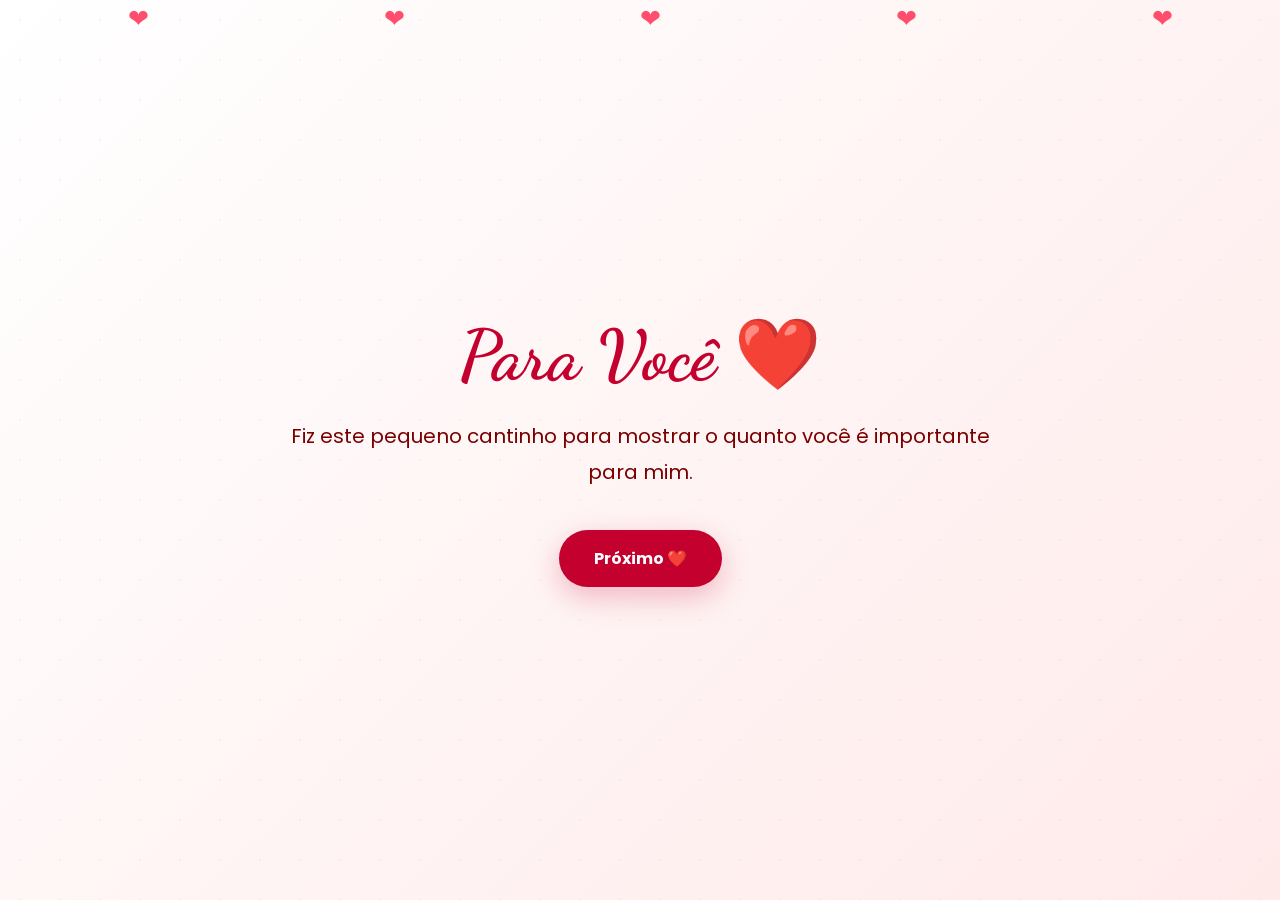
<file: index.html>
<!DOCTYPE html>
<html lang="pt-BR">
<head>
    <meta charset="UTF-8">
    <meta name="viewport" content="width=device-width, initial-scale=1.0">
    <title>Para o Meu Amor ❤️</title>

    <link rel="stylesheet" href="style.css">

    <link href="https://fonts.googleapis.com/css2?family=Poppins:wght@300;500;700&family=Dancing+Script:wght@700&display=swap" rel="stylesheet">
</head>
<body>

<div class="background"></div>

<header>

    <h1>Para Você ❤️</h1>

    <p>
        Fiz este pequeno cantinho para mostrar o quanto você é importante para mim.
    </p>

    <a href="momentos.html" class="botao">
        Próximo ❤️
    </a>

</header>

<div class="hearts">
    <span>❤</span>
    <span>❤</span>
    <span>❤</span>
    <span>❤</span>
    <span>❤</span>
</div>

</body>
</html>
</file>
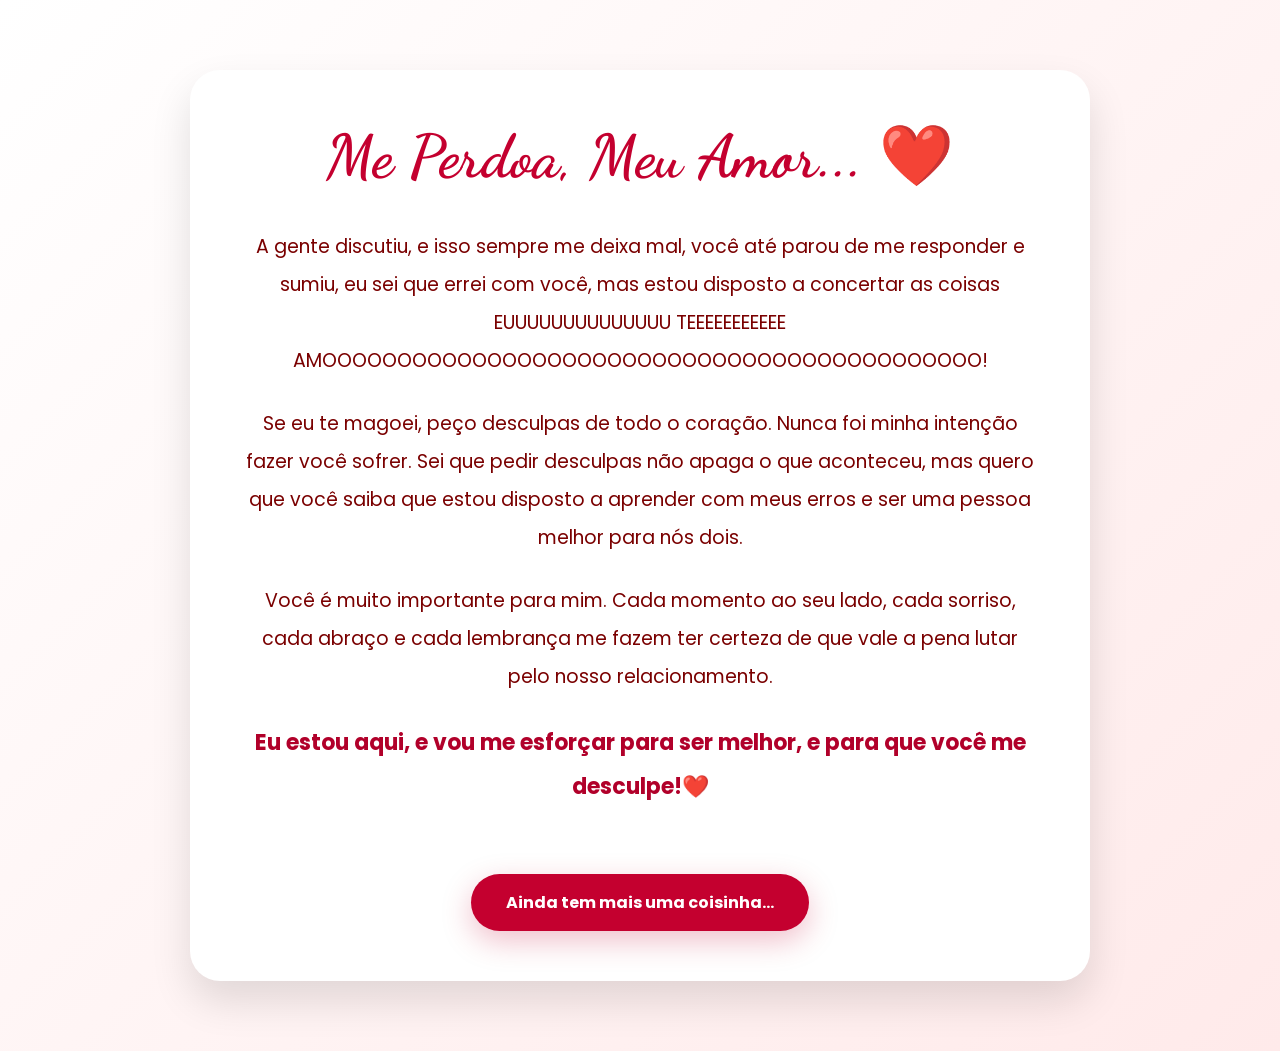
<file: desculpas.html>
<!DOCTYPE html>
<html lang="pt-BR">
<head>
    <meta charset="UTF-8">
    <meta name="viewport" content="width=device-width, initial-scale=1.0">
    <title>Me Perdoa ❤️</title>
    <link rel="stylesheet" href="style.css">
</head>
<body>

<section class="desculpas">

    <h1>Me Perdoa, Meu Amor... ❤️</h1>

    <p class="texto">
        A gente discutiu, e isso sempre me deixa mal, você até parou de me responder
        e sumiu, eu sei que errei com você, mas estou disposto a concertar as coisas
        EUUUUUUUUUUUUUU TEEEEEEEEEEE AMOOOOOOOOOOOOOOOOOOOOOOOOOOOOOOOOOOOOOOOOOOOO!
    </p>

    <p class="texto">
        Se eu te magoei, peço desculpas de todo o coração. Nunca foi minha intenção
        fazer você sofrer. Sei que pedir desculpas não apaga o que aconteceu, mas
        quero que você saiba que estou disposto a aprender com meus erros e ser
        uma pessoa melhor para nós dois.
    </p>

    <p class="texto">
        Você é muito importante para mim. Cada momento ao seu lado, cada sorriso,
        cada abraço e cada lembrança me fazem ter certeza de que vale a pena lutar
        pelo nosso relacionamento.
    </p>

    <p class="texto destaque">
        Eu estou aqui, e vou me esforçar para ser melhor, e para que você me desculpe!❤️
    </p>

    <a href="final.html" class="botao">
        Ainda tem mais uma coisinha...
    </a>

</section>

</body>
</html>
</file>
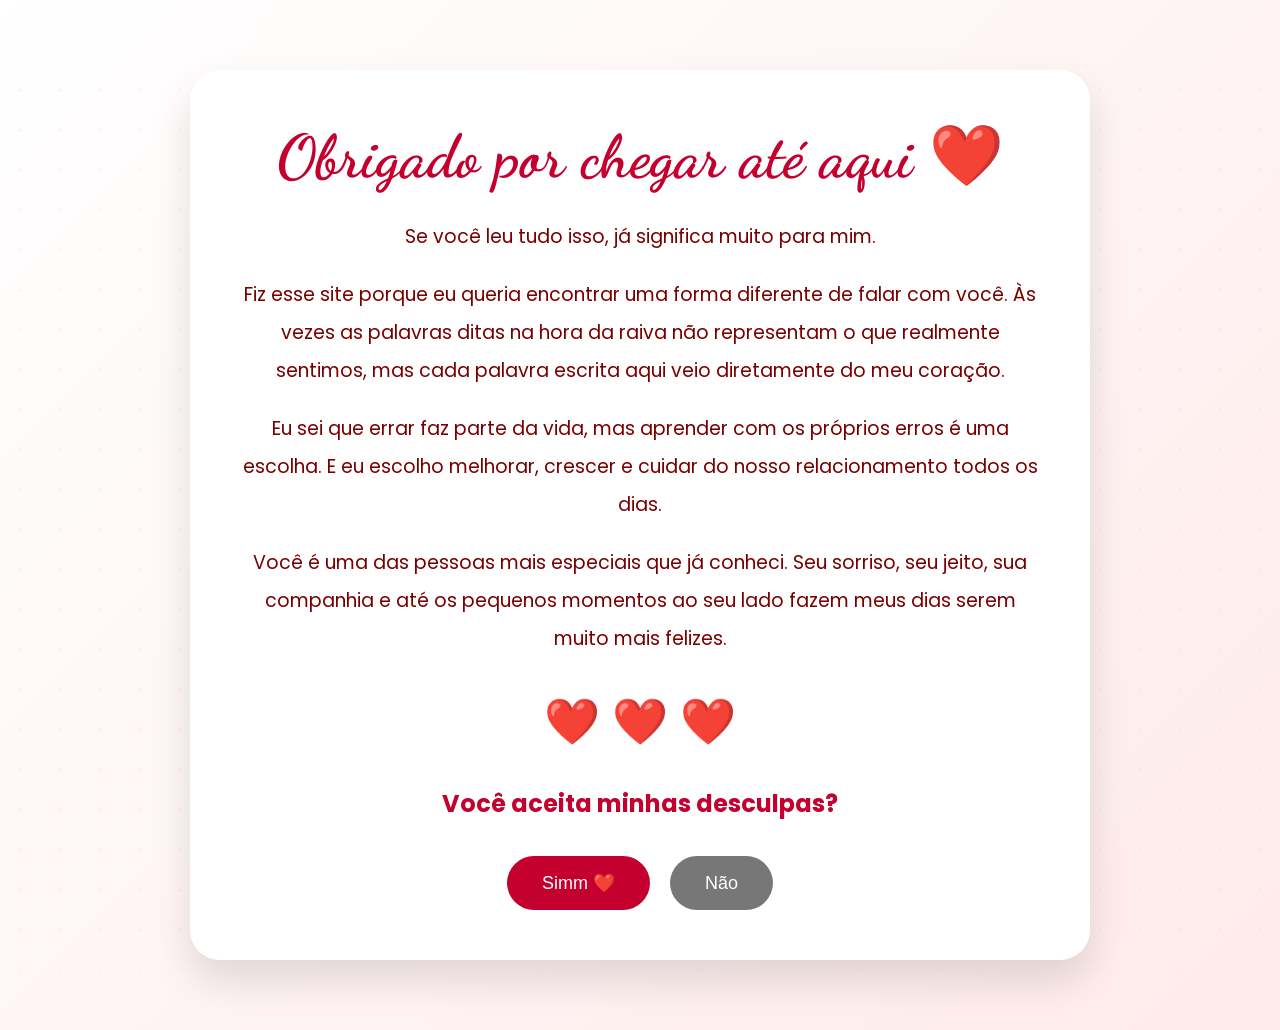
<file: final.html>
<!DOCTYPE html>
<html lang="pt-BR">
<head>
    <meta charset="UTF-8">
    <meta name="viewport" content="width=device-width, initial-scale=1.0">
    <title>O Final... Ou Um Novo Começo ❤️</title>

    <link rel="stylesheet" href="style.css">
</head>
<body>

<div class="background"></div>

<section class="final">

    <h1>Obrigado por chegar até aqui ❤️</h1>

    <p>
        Se você leu tudo isso, já significa muito para mim.
    </p>

    <p>
        Fiz esse site porque eu queria encontrar uma forma diferente de falar com você.
        Às vezes as palavras ditas na hora da raiva não representam o que realmente
        sentimos, mas cada palavra escrita aqui veio diretamente do meu coração.
    </p>

    <p>
        Eu sei que errar faz parte da vida, mas aprender com os próprios erros é uma
        escolha. E eu escolho melhorar, crescer e cuidar do nosso relacionamento todos
        os dias.
    </p>

    <p>
        Você é uma das pessoas mais especiais que já conheci.
        Seu sorriso, seu jeito, sua companhia e até os pequenos momentos ao seu lado
        fazem meus dias serem muito mais felizes.
    </p>

    <p class="frase">
       
    </p>

    <div class="cora">❤️ ❤️ ❤️</div>

    <h2>Você aceita minhas desculpas?</h2>

    <div class="botoes-final">

        <button class="sim" onclick="mostrarMensagem()">
            Simm ❤️
        </button>

        <button class="nao" onclick="alert('Tudo bem. Eu vou respeitar o seu tempo e continuar torcendo para que possamos conversar quando você se sentir pronta. ❤️')">
            Não
        </button>

    </div>

    <div id="mensagemFinal" class="mensagem-final">

        <h2>Obrigado, meu amor! ❤️</h2>

        <p>
            Você não faz ideia da felicidade que isso me traz.
            Prometo continuar aprendendo com meus erros e fazer o possível para te ver feliz.
        </p>

        <p>
            Eu te amo mais do que consigo colocar em palavras.
        </p>

        <div class="coracoes">
            ❤️ ❤️ ❤️ ❤️ ❤️ ❤️ ❤️ ❤️
        </div>

    </div>

</section>

<script>

function mostrarMensagem(){

document.getElementById("mensagemFinal").style.display="block";

window.scrollTo({
top:document.body.scrollHeight,
behavior:"smooth"
});

}

</script>

</body>
</html>
</file>
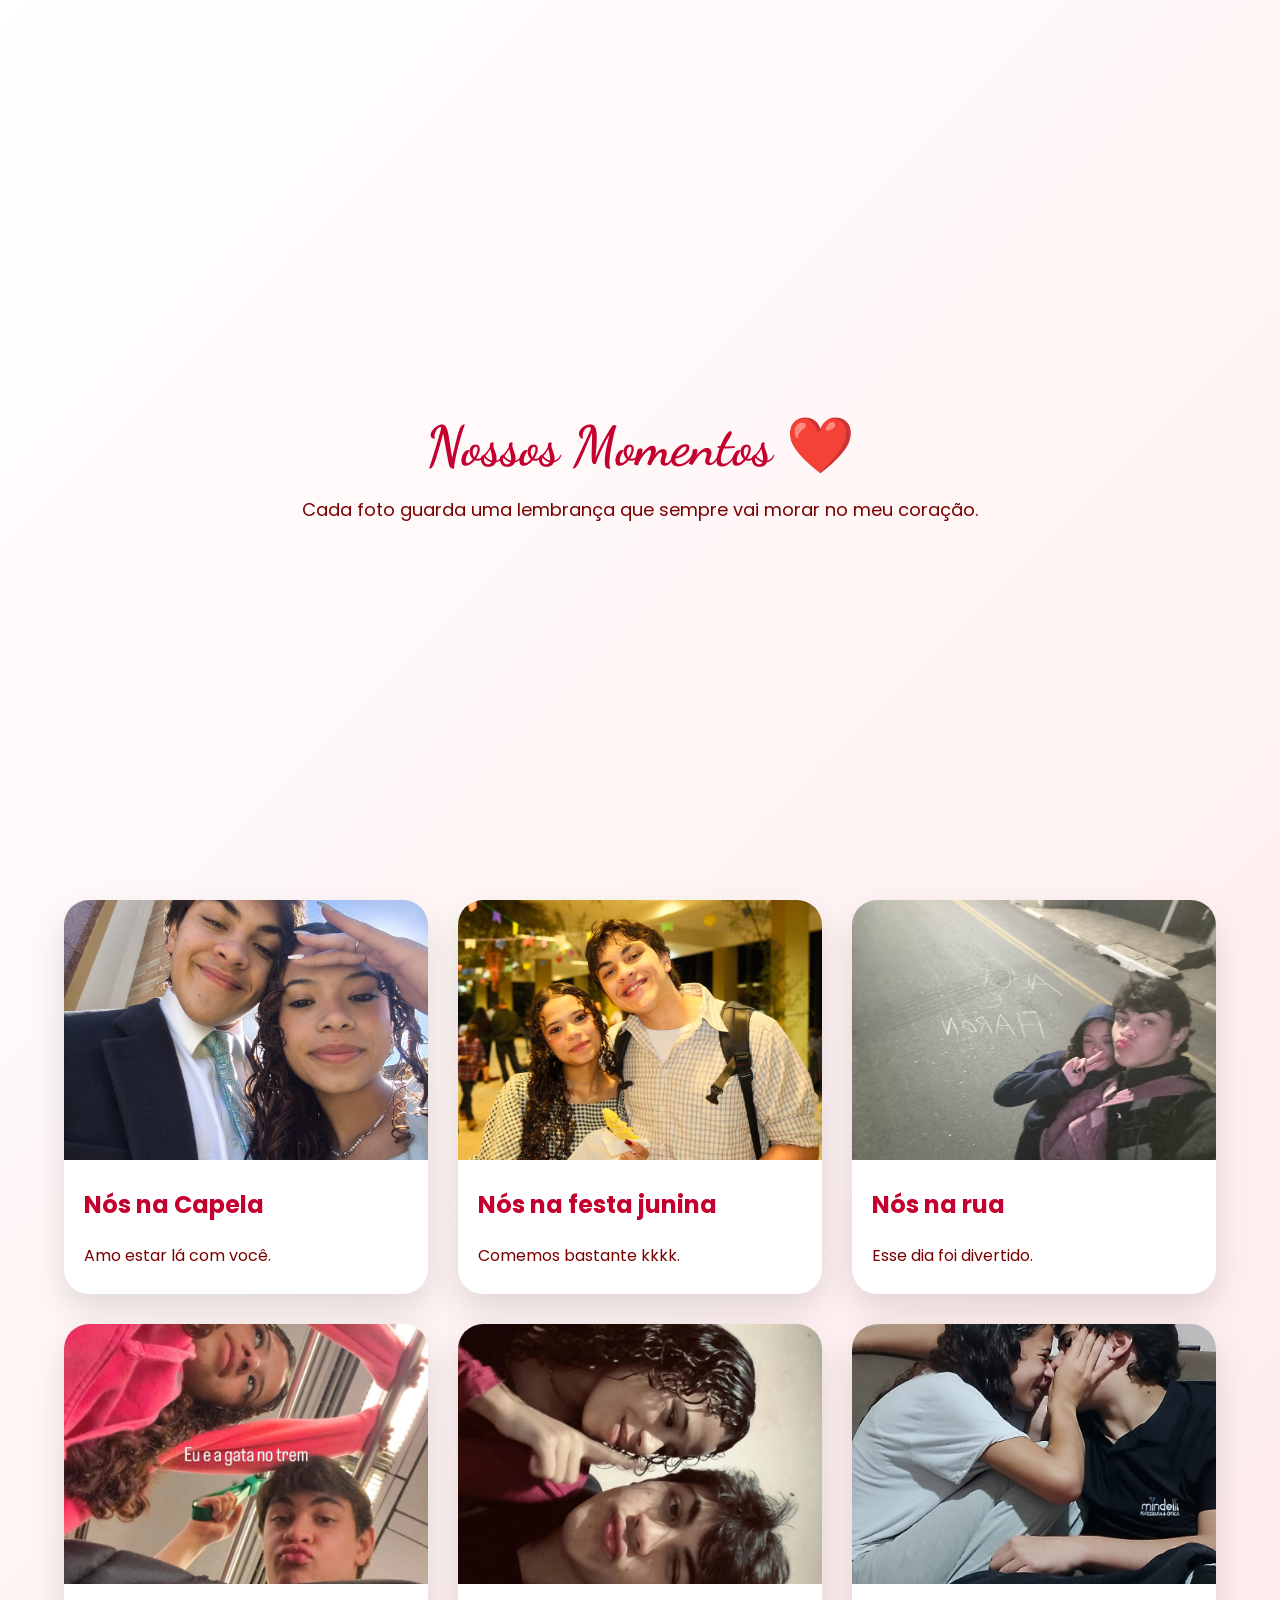
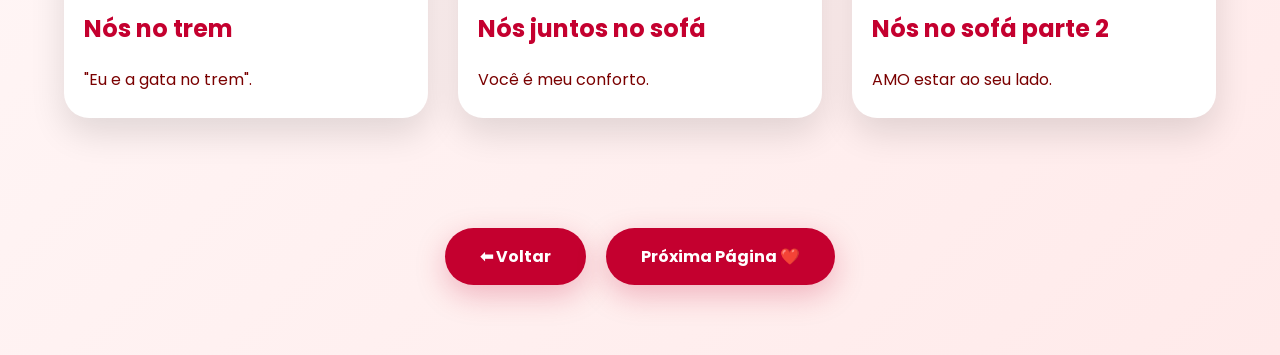
<file: momentos.html>
<!DOCTYPE html>
<html lang="pt-BR">
<head>
    <meta charset="UTF-8">
    <meta name="viewport" content="width=device-width, initial-scale=1.0">
    <title>Nossos Momentos ❤️</title>
    <link rel="stylesheet" href="style.css">
</head>
<body>

<header class="topo">
    <h1>Nossos Momentos ❤️</h1>
    <p>Cada foto guarda uma lembrança que sempre vai morar no meu coração.</p>
</header>

<section class="momentos">

    <div class="card">
        <img src="img/foto1.jpeg" alt="Momento 1">
        <h2>Nós na Capela</h2>
        <p>Amo estar lá com você.</p>
    </div>

    <div class="card">
        <img src="img/foto2.jpeg" alt="Momento 2">
        <h2>Nós na festa junina</h2>
        <p>Comemos bastante kkkk.</p>
    </div>

    <div class="card">
        <img src="img/foto3.jpeg" alt="Momento 3">
        <h2>Nós na rua</h2>
        <p>Esse dia foi divertido.</p>
    </div>

    <div class="card">
        <img src="img/foto4.jpeg" alt="Momento 4">
        <h2>Nós no trem</h2>
        <p>"Eu e a gata no trem".</p>
    </div>

    <div class="card">
        <img src="img/foto5.jpeg" alt="Momento 4">
        <h2>Nós juntos no sofá</h2>
        <p>Você é meu conforto.</p>
    </div>

    <div class="card">
        <img src="img/foto6.jpeg" alt="Momento 4">
        <h2>Nós no sofá parte 2</h2>
        <p>AMO estar ao seu lado.</p>
    </div>

</section>

<div class="botoes">
    <a href="index.html" class="botao">⬅ Voltar</a>
    <a href="desculpas.html" class="botao">Próxima Página ❤️</a>
</div>

</body>
</html>
</file>
<file: style.css>
/* ==========================
   IMPORTAÇÃO DA FONTE
========================== */

@import url('https://fonts.googleapis.com/css2?family=Poppins:wght@300;400;600;700&family=Dancing+Script:wght@700&display=swap');

/* ==========================
   CONFIGURAÇÕES GERAIS
========================== */

*{
    margin:0;
    padding:0;
    box-sizing:border-box;
}

body{
    font-family:'Poppins',sans-serif;
    background:linear-gradient(135deg,#fff,#ffeaea);
    color:#7a0000;
    overflow-x:hidden;
}

/* ==========================
   FUNDO DECORATIVO
========================== */

.background{
    position:fixed;
    width:100%;
    height:100%;
    background:
    radial-gradient(circle,#ffbcbc 1px,transparent 1px);
    background-size:40px 40px;
    opacity:.25;
    z-index:-1;
}

/* ==========================
   PÁGINA INICIAL
========================== */

header{
    min-height:100vh;
    display:flex;
    flex-direction:column;
    justify-content:center;
    align-items:center;
    text-align:center;
    padding:30px;
}

header h1{
    font-size:70px;
    color:#c4002f;
    font-family:'Dancing Script',cursive;
}

header p{
    margin-top:20px;
    max-width:700px;
    font-size:20px;
    line-height:1.8;
}

.botao{
    margin-top:40px;
    display:inline-block;
    text-decoration:none;
    background:#c4002f;
    color:white;
    padding:16px 35px;
    border-radius:40px;
    font-weight:bold;
    transition:.4s;
    box-shadow:0 10px 30px rgba(196,0,47,.25);
}

.botao:hover{
    background:#ff2b62;
    transform:translateY(-5px);
}

/* ==========================
   CORAÇÕES
========================== */

.hearts{
    position:fixed;
    inset:0;
    pointer-events:none;
}

.hearts span{
    position:absolute;
    color:#ff4d6d;
    font-size:25px;
    animation:subir 8s linear infinite;
}

.hearts span:nth-child(1){left:10%;animation-delay:0s;}
.hearts span:nth-child(2){left:30%;animation-delay:2s;}
.hearts span:nth-child(3){left:50%;animation-delay:4s;}
.hearts span:nth-child(4){left:70%;animation-delay:1s;}
.hearts span:nth-child(5){left:90%;animation-delay:3s;}

@keyframes subir{

0%{
transform:translateY(100vh);
opacity:0;
}

20%{
opacity:1;
}

100%{
transform:translateY(-120px);
opacity:0;
}

}

/* ==========================
   TOPO DAS PÁGINAS
========================== */

.topo{
    padding:70px 20px 30px;
    text-align:center;
}

.topo h1{
    font-size:55px;
    color:#c4002f;
    font-family:'Dancing Script',cursive;
}

.topo p{
    margin-top:15px;
    font-size:18px;
}

/* ==========================
   MOMENTOS
========================== */

.momentos{
    width:90%;
    max-width:1200px;
    margin:auto;
    display:grid;
    grid-template-columns:repeat(auto-fit,minmax(280px,1fr));
    gap:30px;
    padding-bottom:70px;
}

.card{
    background:white;
    border-radius:25px;
    overflow:hidden;
    box-shadow:0 15px 35px rgba(0,0,0,.12);
    transition:.4s;
}

.card:hover{
    transform:translateY(-10px);
}

.card img{
    width:100%;
    height:260px;
    object-fit:cover;
    transition:.5s;
}

.card:hover img{
    transform:scale(1.08);
}

.card h2{
    margin:20px;
    color:#c4002f;
}

.card p{
    margin:0 20px 25px;
    line-height:1.7;
}

.botoes{
    display:flex;
    justify-content:center;
    gap:20px;
    margin-bottom:70px;
    flex-wrap:wrap;
}

/* ==========================
   DESCULPAS
========================== */

.desculpas{
    width:90%;
    max-width:900px;
    margin:70px auto;
    background:white;
    padding:50px;
    border-radius:30px;
    box-shadow:0 20px 40px rgba(0,0,0,.12);
    text-align:center;
}

.desculpas h1{
    color:#c4002f;
    font-size:60px;
    font-family:'Dancing Script',cursive;
    margin-bottom:35px;
}

.texto{
    font-size:19px;
    line-height:2;
    margin-bottom:25px;
}

.destaque{
    color:#b1002a;
    font-weight:bold;
    font-size:22px;
}

/* ==========================
   RESPONSIVO
========================== */

@media(max-width:768px){

header h1{
font-size:48px;
}

.topo h1{
font-size:42px;
}

.desculpas{
padding:30px;
}

.desculpas h1{
font-size:45px;
}

.texto{
font-size:17px;
}

.card img{
height:220px;
}

}

/*=========================
      PÁGINA FINAL
=========================*/

.final{
    width:90%;
    max-width:900px;
    margin:70px auto;
    background:white;
    padding:50px;
    border-radius:30px;
    text-align:center;
    box-shadow:0 20px 40px rgba(0,0,0,.12);
}

.final h1{
    font-size:60px;
    color:#c4002f;
    font-family:'Dancing Script',cursive;
    margin-bottom:25px;
}

.final p{
    font-size:19px;
    line-height:2;
    margin:20px 0;
}

.frase{
    font-size:24px;
    color:#b1002a;
    font-weight:bold;
    font-style:italic;
}

.cora{
    font-size:45px;
    margin:30px 0;
}

.final h2{
    color:#c4002f;
    margin-top:20px;
}

.botoes-final{
    display:flex;
    justify-content:center;
    gap:20px;
    margin-top:35px;
    flex-wrap:wrap;
}

.sim,
.nao{
    border:none;
    cursor:pointer;
    padding:16px 35px;
    border-radius:50px;
    color:white;
    font-size:18px;
    transition:.4s;
}

.sim{
    background:#c4002f;
}

.nao{
    background:#777;
}

.sim:hover,
.nao:hover{
    transform:translateY(-5px) scale(1.05);
}

.mensagem-final{
    display:none;
    margin-top:50px;
    animation:aparecer 1s;
}

.coracoes{
    font-size:35px;
    margin-top:25px;
    animation:pulsar 1.5s infinite;
}

@keyframes aparecer{
    from{
        opacity:0;
        transform:translateY(40px);
    }
    to{
        opacity:1;
        transform:translateY(0);
    }
}

@keyframes pulsar{
    50%{
        transform:scale(1.1);
    }
}
</file>
